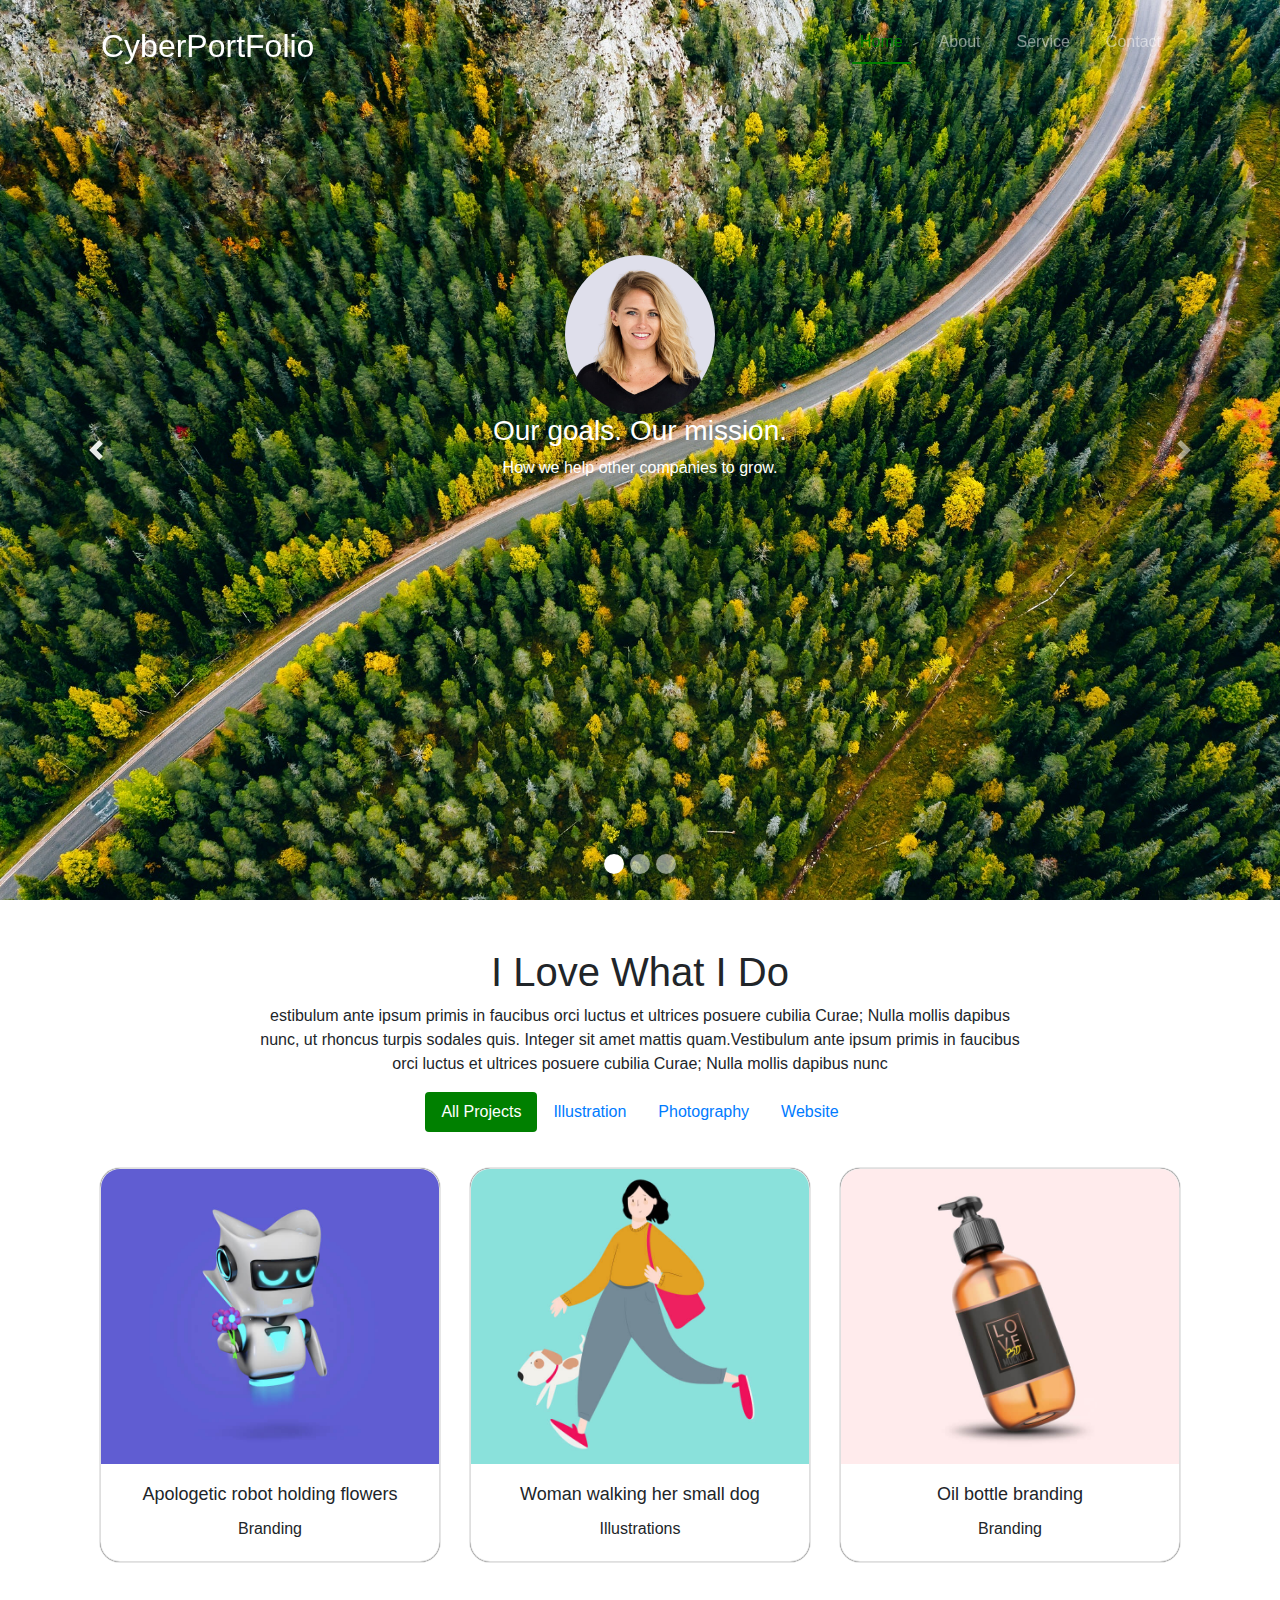
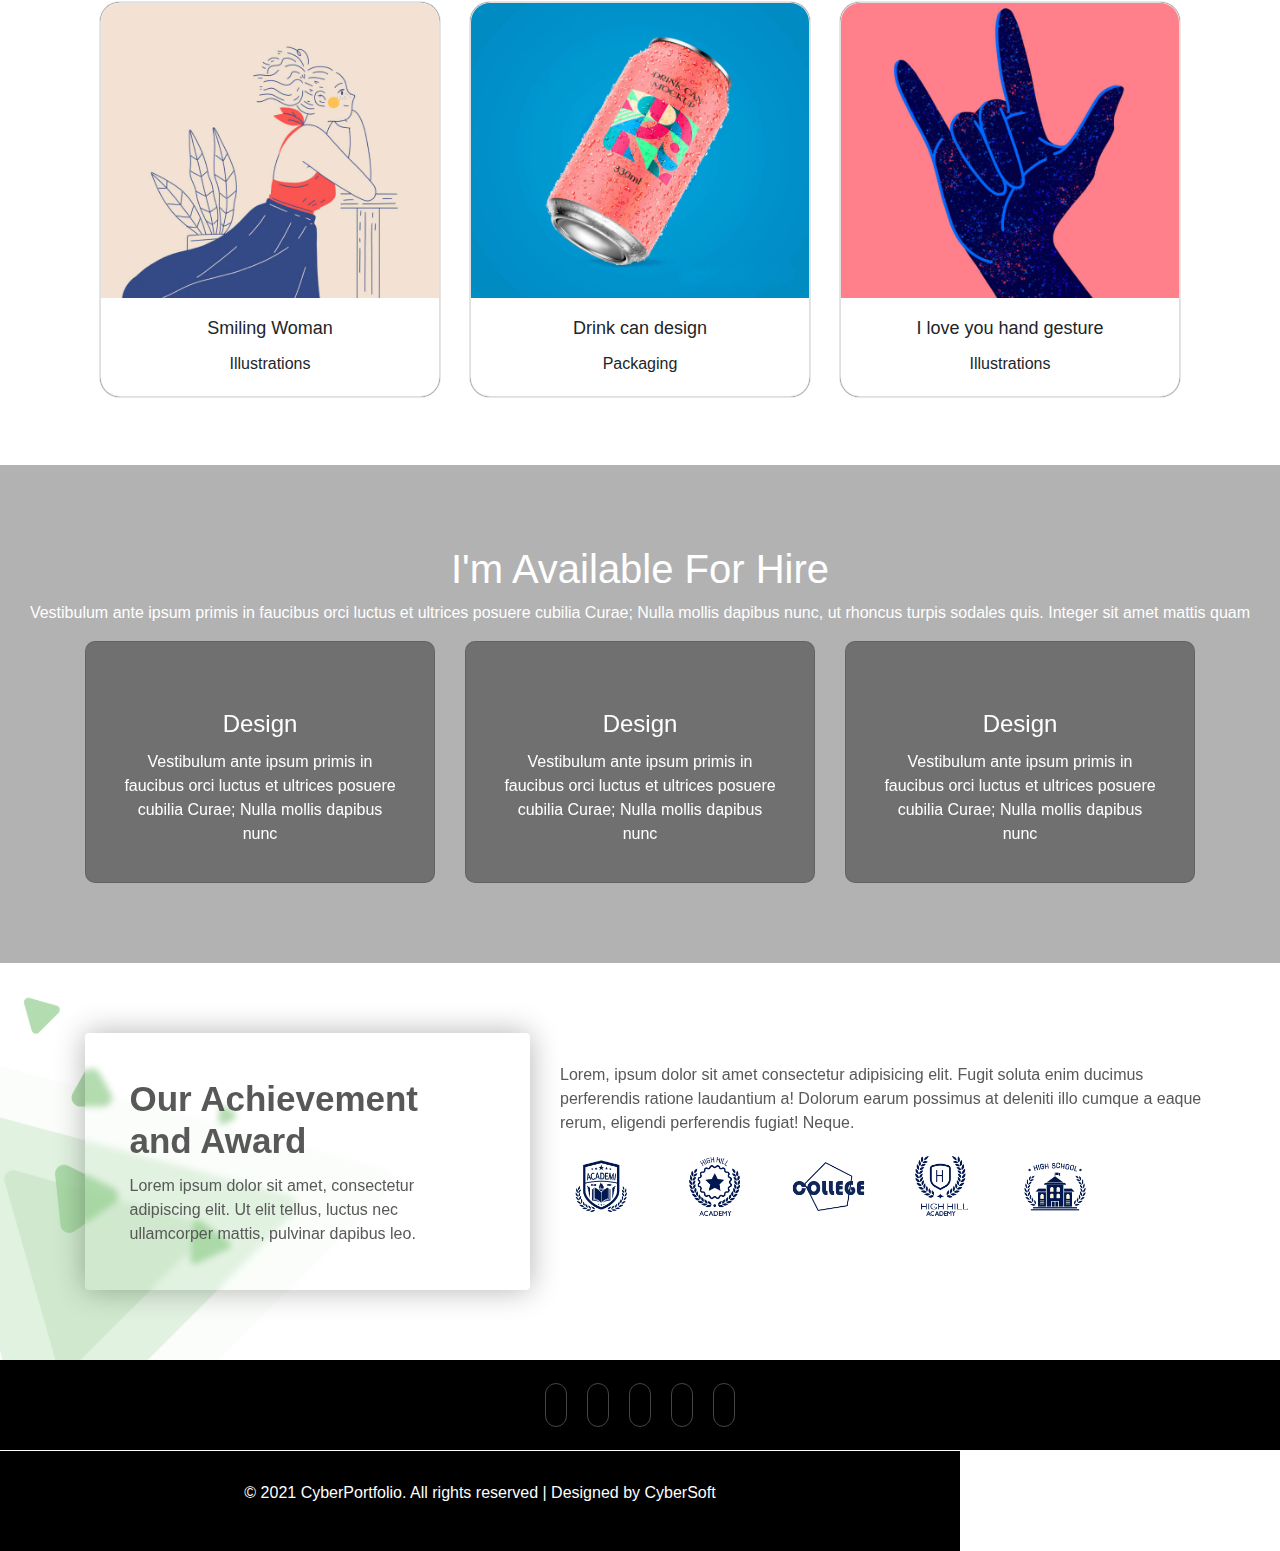
<file: 5/index.html>
<!doctype html>
<html lang="en">

<head>
    <title>Title</title>
    <!-- Required meta tags -->
    <meta charset="utf-8">
    <meta name="viewport" content="width=device-width, initial-scale=1, shrink-to-fit=no">

    <!-- Bootstrap CSS -->
    <link rel="stylesheet" href="https://stackpath.bootstrapcdn.com/bootstrap/4.3.1/css/bootstrap.min.css"
        integrity="sha384-ggOyR0iXCbMQv3Xipma34MD+dH/1fQ784/j6cY/iJTQUOhcWr7x9JvoRxT2MZw1T" crossorigin="anonymous">
    <link rel="stylesheet" href="https://cdnjs.cloudflare.com/ajax/libs/font-awesome/6.1.1/css/all.min.css"
        integrity="sha512-KfkfwYDsLkIlwQp6LFnl8zNdLGxu9YAA1QvwINks4PhcElQSvqcyVLLD9aMhXd13uQjoXtEKNosOWaZqXgel0g=="
        crossorigin="anonymous" referrerpolicy="no-referrer" />
    <link rel="stylesheet" href="./style.css">
</head>

<body>
    <header class="container">
        <nav class="navbar navbar-expand-md  navbar-dark">
            <!-- Brand -->
            <a class="navbar-brand" href="#">
                <i class="fa-solid fa-dice-d20"></i> <span>CyberPortFolio</span>
            </a>

            <!-- Toggler/collapsibe Button -->
            <button class="navbar-toggler" type="button" data-toggle="collapse" data-target="#collapsibleNavbar">
                <span class="navbar-toggler-icon"></span>
            </button>

            <!-- Navbar links -->
            <div class="collapse navbar-collapse" id="collapsibleNavbar">
                <ul class="navbar-nav ml-auto">
                    <li class="nav-item my-active">
                        <a class="nav-link" href="#">Home</a>
                    </li>
                    <li class="nav-item">
                        <a class="nav-link" href="#">About</a>
                    </li>
                    <li class="nav-item">
                        <a class="nav-link" href="#">Service</a>
                    </li>
                    <li class="nav-item">
                        <a class="nav-link" href="#">Contact</a>
                    </li>
                </ul>
            </div>
        </nav>
    </header>

    <!-- Carousel     data-ride="carousel" -->
    <div id="demo" class="carousel slide" data-ride="carousel">

        <!-- Indicators -->
        <ul class="carousel-indicators">
            <li data-target="#demo" data-slide-to="0" class="active"></li>
            <li data-target="#demo" data-slide-to="1"></li>
            <li data-target="#demo" data-slide-to="2"></li>
        </ul>

        <!-- The slideshow -->
        <div class="carousel-inner">
            <div class="carousel-item active">
                <div class="carousel-caption">
                    <div class="img__thumb">
                        <img class="img-fluid" src="./lib/image/image-20220623T123125Z-001/image/01-3.jpg" alt="">
                    </div>
                    <h3>Our goals. Our mission.</h3>
                    <p>How we help other companies to grow.</p>
                </div>
            </div>
            <div class="carousel-item">
                <div class="carousel-caption">
                    <div class="img__thumb">
                        <img class="img-fluid" src="./lib/image/image-20220623T123125Z-001/image/02-3.jpg" alt="">
                    </div>
                    <h3>Our goals. Our mission.</h3>
                    <p>How we help other companies to grow.</p>
                </div>
            </div>
            <div class="carousel-item">
                <div class="carousel-caption">
                    <div class="img__thumb">
                        <img class="img-fluid" src="./lib/image/image-20220623T123125Z-001/image/03-3.jpg" alt="">
                    </div>
                    <h3>Our goals. Our mission.</h3>
                    <p>How we help other companies to grow.</p>
                </div>
            </div>
        </div>
    </div>


    <div>


        <!-- Left and right controls -->
        <a class="carousel-control-prev" href="#demo" data-slide="prev">
            <span class="carousel-control-prev-icon"></span>
        </a>
        <a class="carousel-control-next" href="#demo" data-slide="next">
            <span class="carousel-control-next-icon"></span>
        </a>

    </div>
    </div>
    <section id="project" class="container py-5">
        <div class="title">
            <h1>I Love What I Do </h1>
            <p>estibulum ante ipsum primis in faucibus orci luctus et ultrices posuere cubilia Curae; Nulla
                mollis dapibus nunc, ut rhoncus turpis sodales quis. Integer sit amet mattis quam.Vestibulum
                ante ipsum primis in faucibus orci luctus et ultrices posuere cubilia Curae; Nulla mollis
                dapibus nunc</p>
        </div>

        <div class="project__content">
            <!-- Nav pills -->
            <ul class="nav nav-pills justify-content-center mb-3">
                <li class="nav-item">
                    <a class="nav-link active" data-toggle="pill" href="#allprojects">All Projects</a>
                </li>

                <li class="nav-item">
                    <a class="nav-link" data-toggle="pill" href="#Illustration">Illustration</a>
                </li>
                <li class="nav-item">
                    <a class="nav-link" data-toggle="pill" href="#Photography">Photography</a>
                </li>
                <li class="nav-item">
                    <a class="nav-link" data-toggle="pill" href="#Website">Website</a>
                </li>
            </ul>

            <!-- Tab panes -->
            <div class="tab-content">
                <div class="tab-pane container active" id="allprojects">
                    <div class="row">
                        <div class="col-sm-6 col-md-4">
                            <div class="card">
                                <img class="card-img-top" src="./lib/image/image-20220623T123125Z-001/image/g1.jpg"
                                    alt="">
                                <div class="card-body">
                                    <div class="info">
                                        <h4 class="card-title">Apologetic robot holding flowers

                                        </h4>
                                    </div>
                                    <p class="card-text">Branding</p>
                                </div>
                            </div>
                        </div>
                        <div class="col-sm-6 col-md-4">
                            <div class="card">
                                <img class="card-img-top" src="./lib/image/image-20220623T123125Z-001/image/g2.jpg"
                                    alt="">
                                <div class="card-body">
                                    <div class="info">
                                        <h4 class="card-title">Woman walking her small dog
                                        </h4>
                                    </div>
                                    <p class="card-text">Illustrations</p>
                                </div>
                            </div>
                        </div>
                        <div class="col-sm-6 col-md-4">
                            <div class="card">
                                <img class="card-img-top" src="./lib/image/image-20220623T123125Z-001/image/g3.jpg"
                                    alt="">
                                <div class="card-body">
                                    <div class="info">
                                        <h4 class="card-title">Oil bottle branding
                                        </h4>
                                    </div>
                                    <p class="card-text">Branding</p>
                                </div>
                            </div>
                        </div>
                        <div class="col-sm-6 col-md-4">
                            <div class="card">
                                <img class="card-img-top" src="./lib/image/image-20220623T123125Z-001/image/g4.jpg"
                                    alt="">
                                <div class="card-body">
                                    <div class="info">
                                        <h4 class="card-title">Smiling Woman
                                        </h4>
                                    </div>
                                    <p class="card-text">Illustrations</p>
                                </div>
                            </div>
                        </div>
                        <div class="col-sm-6 col-md-4">
                            <div class="card">
                                <img class="card-img-top" src="./lib/image/image-20220623T123125Z-001/image/g5.jpg"
                                    alt="">
                                <div class="card-body">
                                    <div class="info">
                                        <h4 class="card-title">Drink can design
                                        </h4>
                                    </div>
                                    <p class="card-text">Packaging</p>
                                </div>
                            </div>
                        </div>
                        <div class="col-sm-6 col-md-4">
                            <div class="card">
                                <img class="card-img-top" src="./lib/image/image-20220623T123125Z-001/image/g6.jpg"
                                    alt="">
                                <div class="card-body">
                                    <div class="info">

                                        <h4 class="card-title">I love you hand gesture
                                        </h4>
                                    </div>
                                    <p class="card-text">Illustrations</p>
                                </div>
                            </div>
                        </div>
                    </div>
                </div>
                <div class="tab-pane container fade" id="Illustration">Illustration</div>
                <div class="tab-pane container fade" id="Photography">Photography</div>
                <div class="tab-pane container fade" id="Website">Website</div>
            </div>
        </div>


    </section>
    <section id="services">
        <div class="overlay"></div>
        <div class="title text-center text-white">
            <h1>I'm Available For Hire
            </h1>
            <p>Vestibulum ante ipsum primis in faucibus orci luctus et ultrices posuere cubilia Curae; Nulla mollis
                dapibus nunc, ut rhoncus turpis sodales quis. Integer sit amet mattis quam</p>
        </div>
        <div class="services__content container">
            <div class="row">
                <div class="col-md-4">
                    <div class="card text-center">
                        <i class="fa-solid fa-paintbrush"></i>
                        <div class="card-body">
                            <h4 class="card-title">Design
                            </h4>
                            <p class="card-text">Vestibulum ante ipsum primis in faucibus orci luctus et ultrices
                                posuere cubilia Curae; Nulla mollis dapibus nunc

                            </p>
                        </div>
                    </div>
                </div>
                <div class="col-md-4">
                    <div class="card text-center">
                        <i class="fa-solid fa-shekel-sign"></i>
                        <div class="card-body">
                            <h4 class="card-title">Design
                            </h4>
                            <p class="card-text">Vestibulum ante ipsum primis in faucibus orci luctus et ultrices
                                posuere cubilia Curae; Nulla mollis dapibus nunc

                            </p>
                        </div>
                    </div>
                </div>
                <div class="col-md-4">
                    <div class="card text-center">
                        <i class="fa-solid fa-camera"></i>
                        <div class="card-body">
                            <h4 class="card-title">Design
                            </h4>
                            <p class="card-text">Vestibulum ante ipsum primis in faucibus orci luctus et ultrices
                                posuere cubilia Curae; Nulla mollis dapibus nunc

                            </p>
                        </div>
                    </div>
                </div>

            </div>
        </div>

    </section>
    <section id="education">
        <div class="bg-image"></div>
        <div class="container ">
            <div class="row ">
                <div class="col-md-5">
                    <div class="card">
                        <div class="card-body">
                            <h4 class="card-title">Our Achievement and Award
                            </h4>
                            <p class="card-text">Lorem ipsum dolor sit amet, consectetur adipiscing elit. Ut elit
                                tellus, luctus nec ullamcorper mattis, pulvinar dapibus leo.
                            </p>
                        </div>
                    </div>
                </div>
                <div class="col-md-7">
                    <div class="row">
                        <div>
                            <p>Lorem, ipsum dolor sit amet consectetur adipisicing elit. Fugit soluta enim ducimus
                                perferendis ratione laudantium a! Dolorum earum possimus at deleniti illo cumque a eaque
                                rerum, eligendi perferendis fugiat! Neque.</p>
                        </div>
                        <div class="row">
                            <div class="col-md-2">
                                <img class="img-fluid" src="./lib/image/image-20220623T123125Z-001/image/award-1.png"
                                    alt="">
                            </div>
                            <div class="col-md-2">
                                <img class="img-fluid" src="./lib/image/image-20220623T123125Z-001/image/award-2.png"
                                    alt="">

                            </div>
                            <div class="col-md-2">
                                <img class="img-fluid" src="./lib/image/image-20220623T123125Z-001/image/award-3.png"
                                    alt="">

                            </div>
                            <div class="col-md-2">
                                <img class="img-fluid" src="./lib/image/image-20220623T123125Z-001/image/award-4.png"
                                    alt="">

                            </div>
                            <div class="col-md-2">
                                <img class="img-fluid" src="./lib/image/image-20220623T123125Z-001/image/award-5.png"
                                    alt="">

                            </div>
                        </div>
                    </div>
                </div>
            </div>

        </div>
    </section>
    <section id="contact">
        <div class="row">
            <div class="col-md-12 media">
                <div>
                <i class="fa-brands fa-facebook"></i></div>
                <div>
                <i class="fa-brands fa-twitter"></i></div>
                <div>
                <i class="fa-brands fa-instagram"></i></div>
                <div>
                <i class="fa-brands fa-google-plus-g"></i></div>
                <div>
                <i class="fa-brands fa-linkedin"></i></div>
            </div>
        </div>
        <tr></tr>
        <div class="copyright">
            <p>© 2021 CyberPortfolio. All rights reserved | Designed by CyberSoft</p>
        </div>

    </section>



    <!-- Optional JavaScript -->
    <!-- jQuery first, then Popper.js, then Bootstrap JS -->
    <script src="https://code.jquery.com/jquery-3.3.1.slim.min.js"
        integrity="sha384-q8i/X+965DzO0rT7abK41JStQIAqVgRVzpbzo5smXKp4YfRvH+8abtTE1Pi6jizo" crossorigin="anonymous">
        </script>
    <script src="https://cdnjs.cloudflare.com/ajax/libs/popper.js/1.14.7/umd/popper.min.js"
        integrity="sha384-UO2eT0CpHqdSJQ6hJty5KVphtPhzWj9WO1clHTMGa3JDZwrnQq4sF86dIHNDz0W1" crossorigin="anonymous">
        </script>
    <script src="https://stackpath.bootstrapcdn.com/bootstrap/4.3.1/js/bootstrap.min.js"
        integrity="sha384-JjSmVgyd0p3pXB1rRibZUAYoIIy6OrQ6VrjIEaFf/nJGzIxFDsf4x0xIM+B07jRM" crossorigin="anonymous">
        </script>

</body>

</html>
</file>
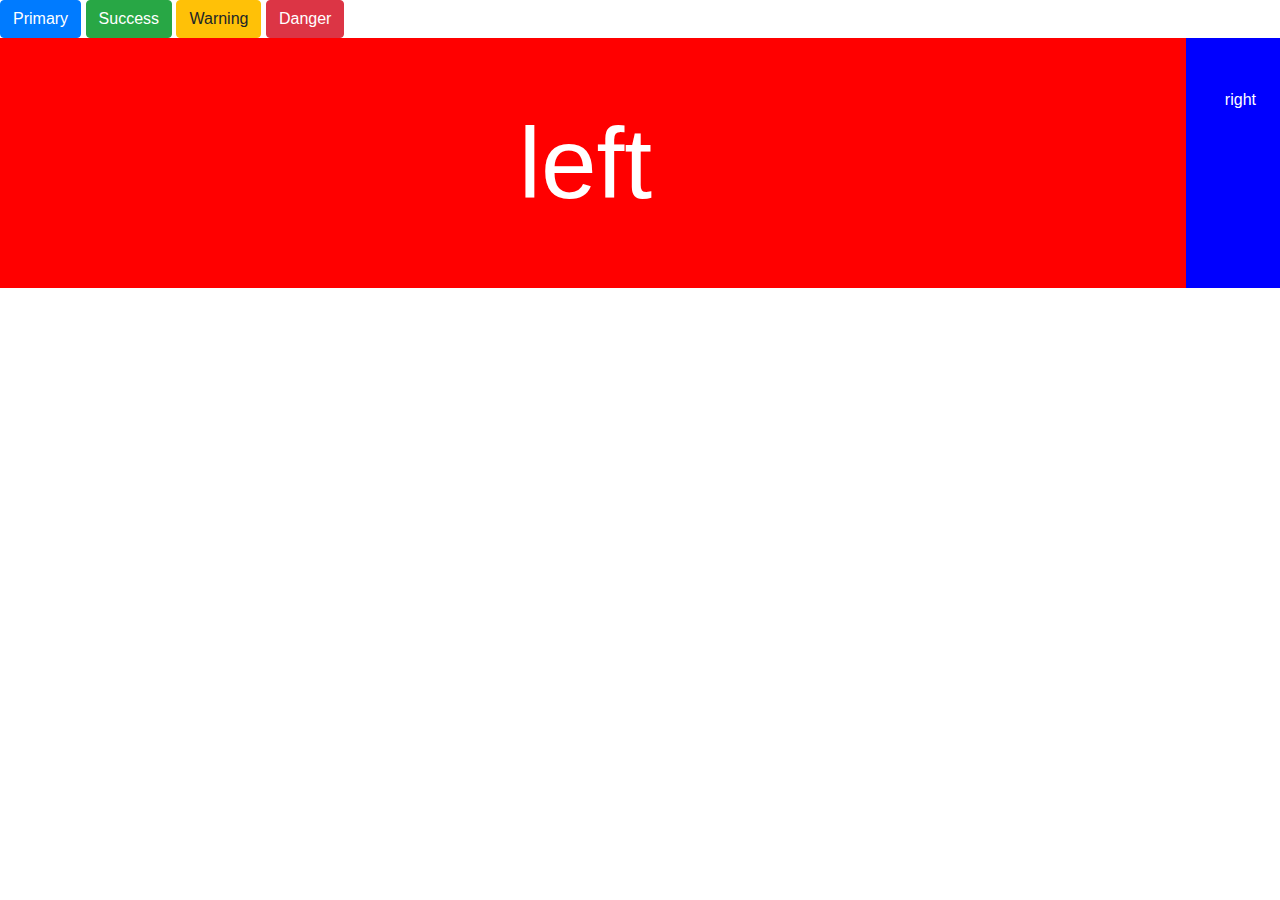
<file: 5/lib/23-06-2022-07-25-18-bc32_demo_bs4/bc32_demo_bs4/index.html>
<!DOCTYPE html>
<html lang="en">
  <head>
    <meta charset="UTF-8" />
    <meta http-equiv="X-UA-Compatible" content="IE=edge" />
    <meta name="viewport" content="width=device-width, initial-scale=1.0" />
    <title>Demo BS4</title>

    <link
      rel="stylesheet"
      href="https://cdn.jsdelivr.net/npm/bootstrap@4.0.0/dist/css/bootstrap.min.css"
      integrity="sha384-Gn5384xqQ1aoWXA+058RXPxPg6fy4IWvTNh0E263XmFcJlSAwiGgFAW/dAiS6JXm"
      crossorigin="anonymous"
    />

    <style>
      .left {
        background-color: red;
        color: white;
        text-align: center;
        padding: 50px 0;
        font-size: 100px;
      }

      .right {
        background-color: blue;
        color: white;
        text-align: center;
        padding: 50px 0;
      }

      @media screen and (max-width: 576px) {
        .left {
          font-size: 12px;
        }
      }
    </style>
  </head>
  <body>
    <button class="btn btn-primary">Primary</button>
    <button class="btn btn-success">Success</button>
    <button class="btn btn-warning">Warning</button>
    <button class="btn btn-danger">Danger</button>

    <!-- <div class="container"> -->
    <div class="row">
      <div class="col-2 col-sm-6 col-md-8 col-lg-7 col-xl-11 left">left</div>
      <div class="col-10 col-sm-6 col-md-4 col-lg-5 col-xl-1 right">right</div>
    </div>
    <!-- </div> -->

    <script
      src="https://code.jquery.com/jquery-3.2.1.slim.min.js"
      integrity="sha384-KJ3o2DKtIkvYIK3UENzmM7KCkRr/rE9/Qpg6aAZGJwFDMVNA/GpGFF93hXpG5KkN"
      crossorigin="anonymous"
    ></script>
    <script
      src="https://cdn.jsdelivr.net/npm/popper.js@1.12.9/dist/umd/popper.min.js"
      integrity="sha384-ApNbgh9B+Y1QKtv3Rn7W3mgPxhU9K/ScQsAP7hUibX39j7fakFPskvXusvfa0b4Q"
      crossorigin="anonymous"
    ></script>
    <script
      src="https://cdn.jsdelivr.net/npm/bootstrap@4.0.0/dist/js/bootstrap.min.js"
      integrity="sha384-JZR6Spejh4U02d8jOt6vLEHfe/JQGiRRSQQxSfFWpi1MquVdAyjUar5+76PVCmYl"
      crossorigin="anonymous"
    ></script>
  </body>
</html>
</file>
<file: 5/style.css>
header .navbar-brand i {
    color: green !important;
    font-size: 2.5rem;
}

header {
    position: absolute;
    left: 50%;
    z-index: 1;
    transform: translateX(-50%)
}

header .navbar-brand span {
    font-size: 2rem;
}

header ul li {
    margin: 0 10px;
}

header ul li.my-active a {
    color: green !important;

}

header ul li:after {
    content: "";
    display: block;
    height: 2px;
    width: 0%;
    background-color: green;
    transition: 1s;
}


header ul li.my-active:after {
    width: 100% !important;
}

header ul li:hover::after {
    width: 100%;
}

header ul li a:hover {
    color: green !important;

}

.carousel-item:nth-child(1) {

    background-image: url(./lib/image/image-20220623T123125Z-001/image/finland.jpg);
}

.carousel-item:nth-child(2) {

    background-image: url(./lib/image/image-20220623T123125Z-001/image/mountains.jpg);
}

.carousel-item:nth-child(3) {

    background-image: url(./lib/image/image-20220623T123125Z-001/image/mountains-1.jpg);
}

.carousel-item {
    height: 100vh;
    background-repeat: no-repeat;
    background-position: center;
    background-size: cover;

}

.img__thumb {
    width: 150px;
    margin: auto;
}

.img__thumb img {
    border-radius: 50%;
}


.carousel-caption {
    top: 50%;
    transform: translateY(-50%);
}

.carousel-indicators li {
    height: 20px;
    width: 20px;
    border-radius: 50%;
    transition: all 1s;

}

.carousel-indicators li:active {
    background-color: green;
    opacity: 0.5;
}

#project .title h1 {
    text-align: center;
}

#project .title p {
    text-align: center;
    padding: 0 15%;
}

#project .project__content .tab-content .card {
    margin: 20px 0;
    border-radius: 20px;
    overflow: hidden;
    text-align: center;
    box-shadow: 0 0 1px black;
    transition: 0.5s;

}

#project .project__content .tab-content .card h4 {
    font-size: 18px;

}

/* #project .project__content .tab-content .card img{
    border-top-left-radius:20px ;
    border-top-right-radius:20px ;


} */
#project .project__content .tab-content .card:hover {
    border: 1px solid green;
}

/* #project .project__content .tab-content .card h4:hover {
    color: green
} */
.card:hover .info h4 {
    color: green;
}

.nav-pills .nav-link.active,
.nav-pills .show>.nav-link {
    background-color: green;
}



#services {
    background-image: url("./lib/image/image-20220623T123125Z-001/image/3.jpg");
    background-size: cover;
    padding: 5rem 0;
    position: relative;
    background-repeat: no-repeat;
    background-attachment: fixed;
}

#services .card {
    padding: 1rem;
    text-align: center;
    color: white;
    background-color: #0000005e;
    border-radius: 10px;
    backdrop-filter: blur(3px);
}

#services .card i {
    color: green;
    font-size: 3rem;
    margin-bottom: 1rem;
    margin-top: 1rem;
}

#services .overlay {
    position: absolute;
    top: 0;
    left: 0;
    width: 100%;
    height: 100%;
    background-color: #0000004d;
}

#services .title {
    position: relative;
}

#education {
    position: relative;
    color: #585858;
    padding: 70px 0;
}

.bg-image {
    background-image: url(./lib/image/image-20220623T123125Z-001/image/memphis_3.png);
    background-position: bottom left;
    background-repeat: no-repeat;
    background-size: 50% auto;
    opacity: .5;
    top: 0;
    left: 0;
    width: 100%;
    height: 100%;
    position: absolute;

}

#education .card .card-body {
    padding: 10%;
}

#education .card .card-body h4 {
    font-size: 35px;
    font-weight: bolder;
}



#education .card {
    border: 1px black solid;
    background-color: #00000000;
    backdrop-filter: blur(3px);
    box-shadow: 0 0 30px 0px rgb(0 0 0 / 30%);
    border: none;
}

#education .col-md-7 {
    padding-top: 30px;
    padding-left: 30px;
}

#education .col-md-7 img {
    width: 100%;
    height: 100%;
}

#contact .media {
    background-color: black;
    padding: 30px 30px;
    color: #aaaaaa;
    justify-content: center;


}

#contact .media i {
    font-size: 20px;
    border: #454545;
    border-style: solid;
    border-width: 0.5px;
    border-radius: 50px;
    padding: 10px;
    margin: 0px 10px;
}

.copyright {
    border-top-width: 1px;
    border-top-color: white;
    background-color: black;
    border-top-style: solid;
    padding-bottom: 30px;
    padding-top: 30px;
    width: 75%;

}
.copyright p{
    color:white;
    justify-content: center;
    text-align: center;

}
</file>
